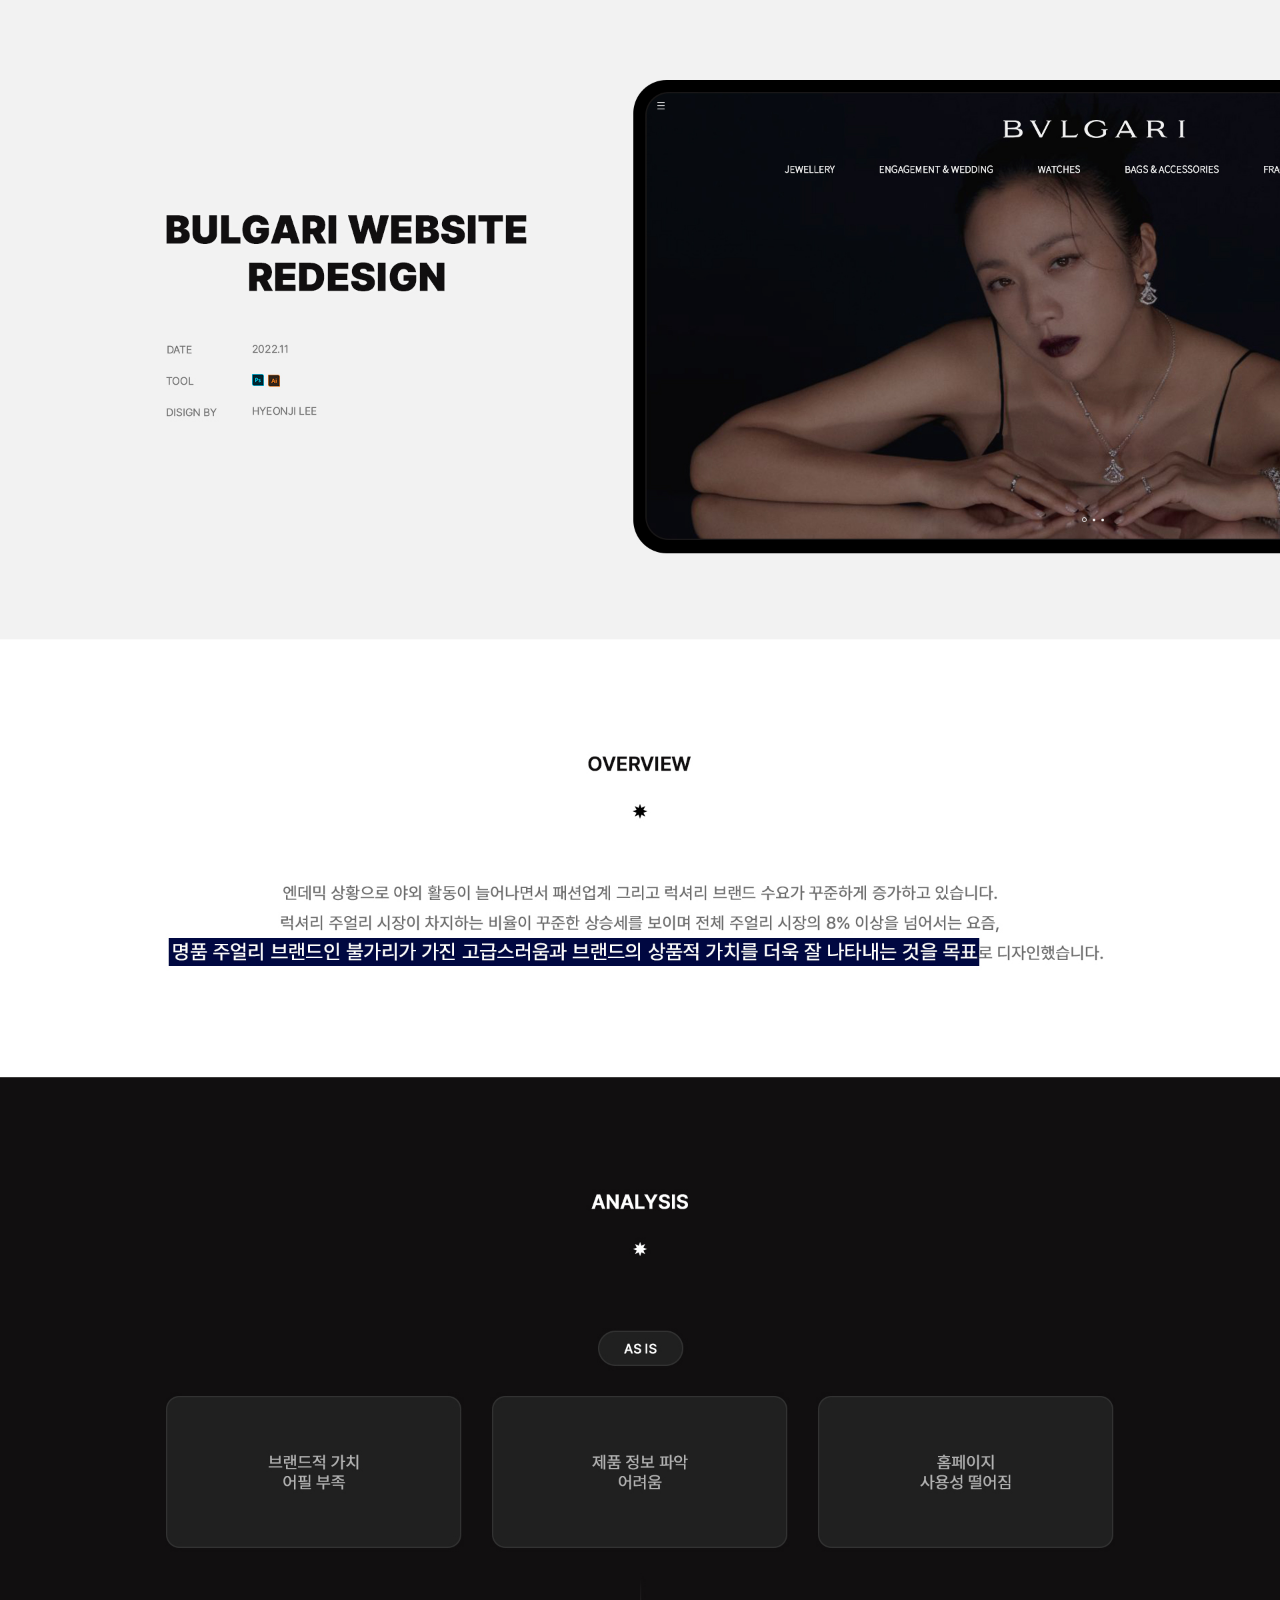
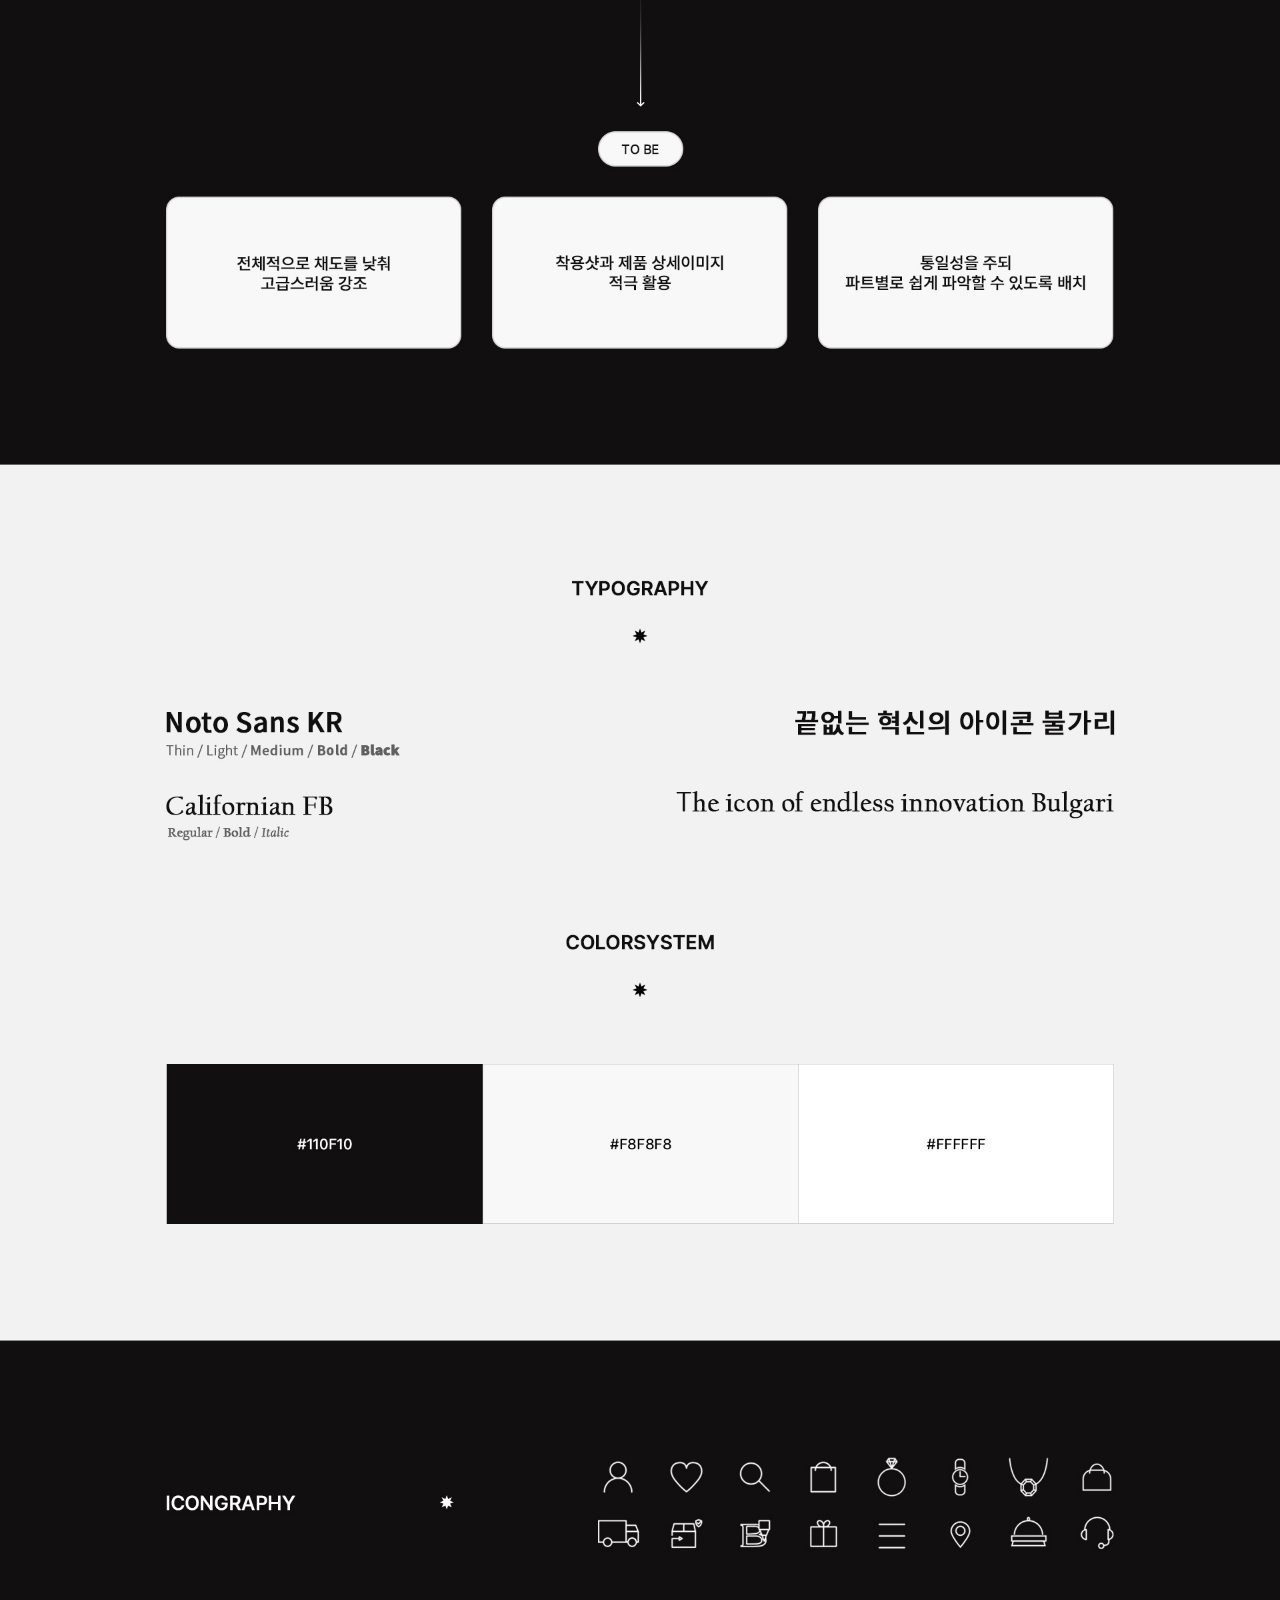
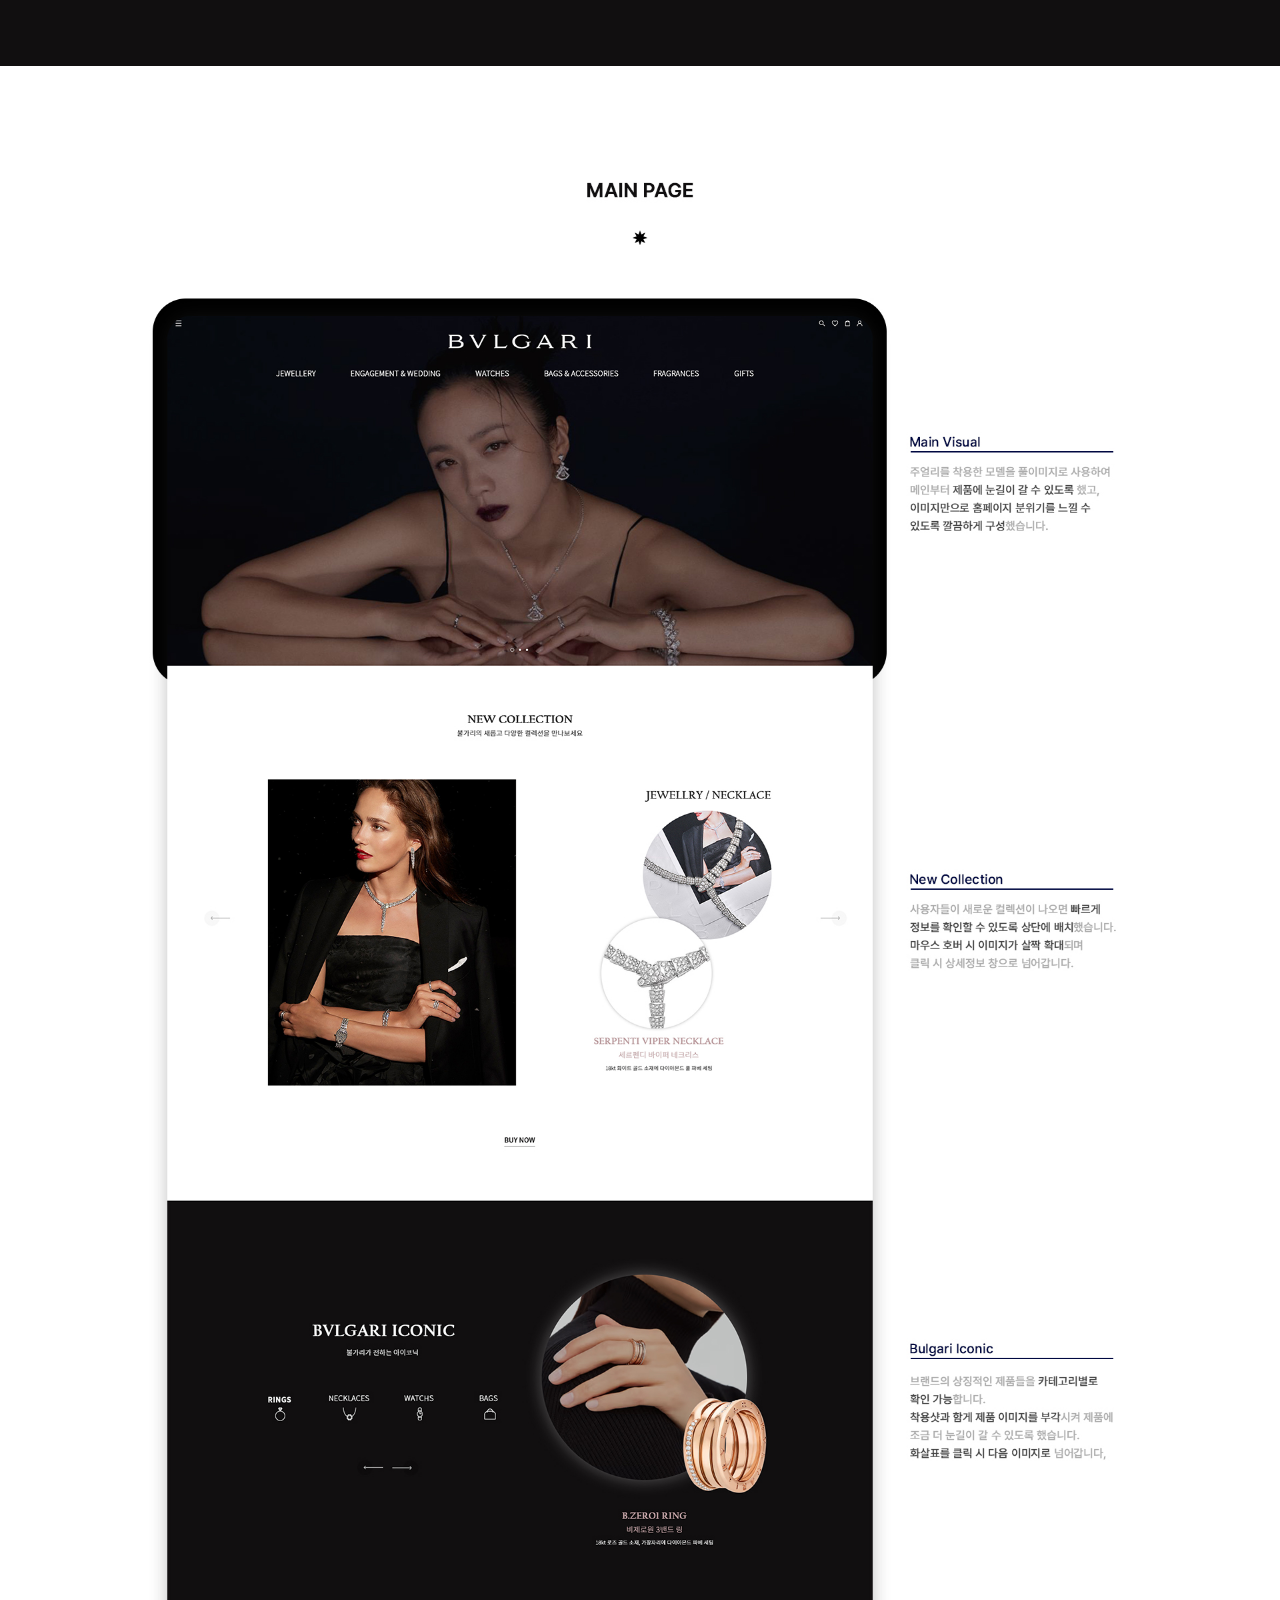
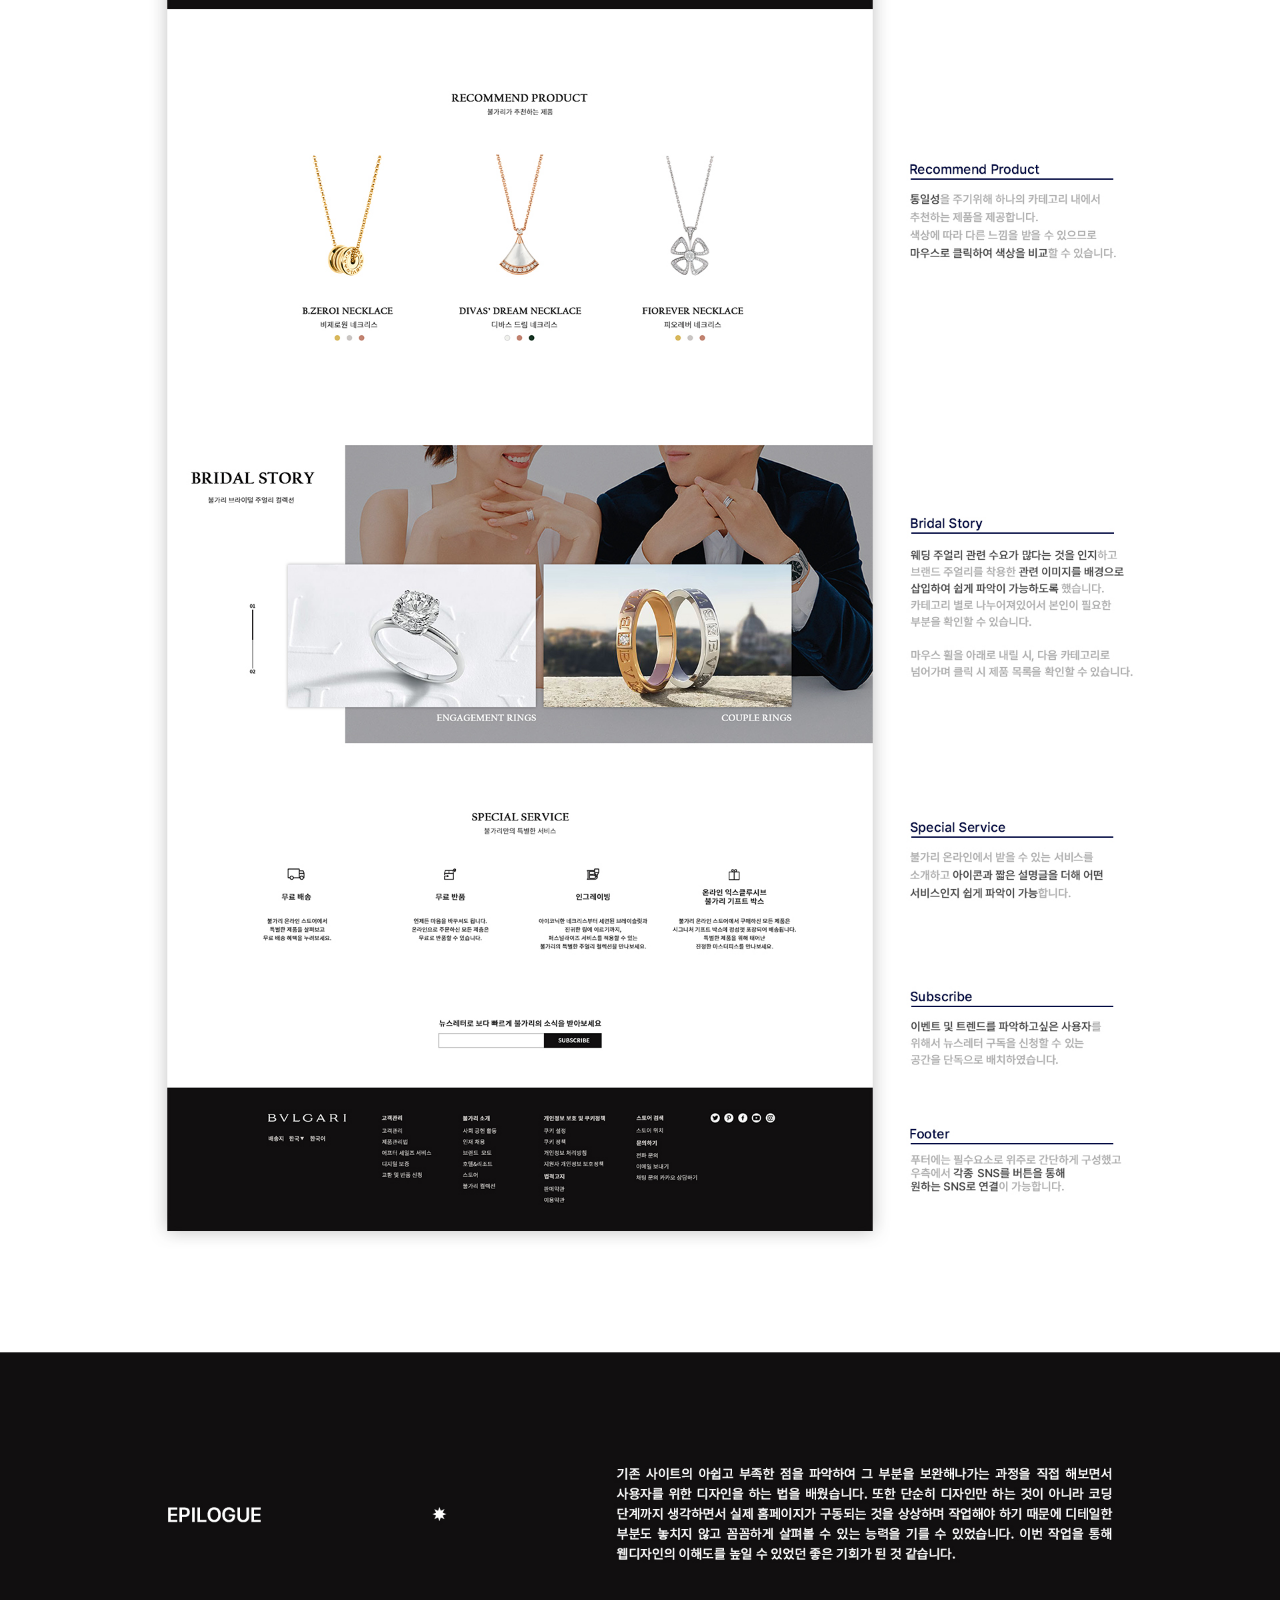
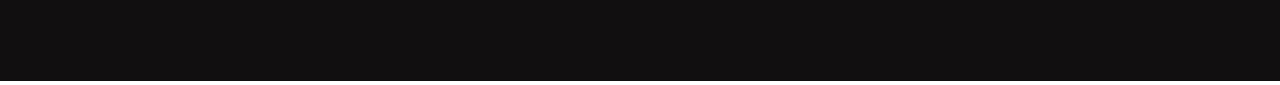
<file: myportfolio2/bulgari.html>
<!DOCTYPE html>
<html lang="en">
<head>
    <meta charset="UTF-8">
    <meta http-equiv="X-UA-Compatible" content="IE=edge">
    <meta name="viewport" content="width=device-width, initial-scale=1.0">
    <title>bulgari</title>
    <link rel="stylesheet" href="css/bulgari.css">
</head>
<body>
    <img src="images/Artboard 1 copy 5.jpg" alt="">
</body>
</html>
</file>
<file: myportfolio2/css/bulgari.css>
@charset "utf-8";
*{margin: 0; padding: 0;}
ul{list-style: none;}
a{text-decoration: none; color: #434343;}
body{background-color: #ffffff; font-family: 'Pretendard-Regular';}

img{width: 100%;}
</file>
